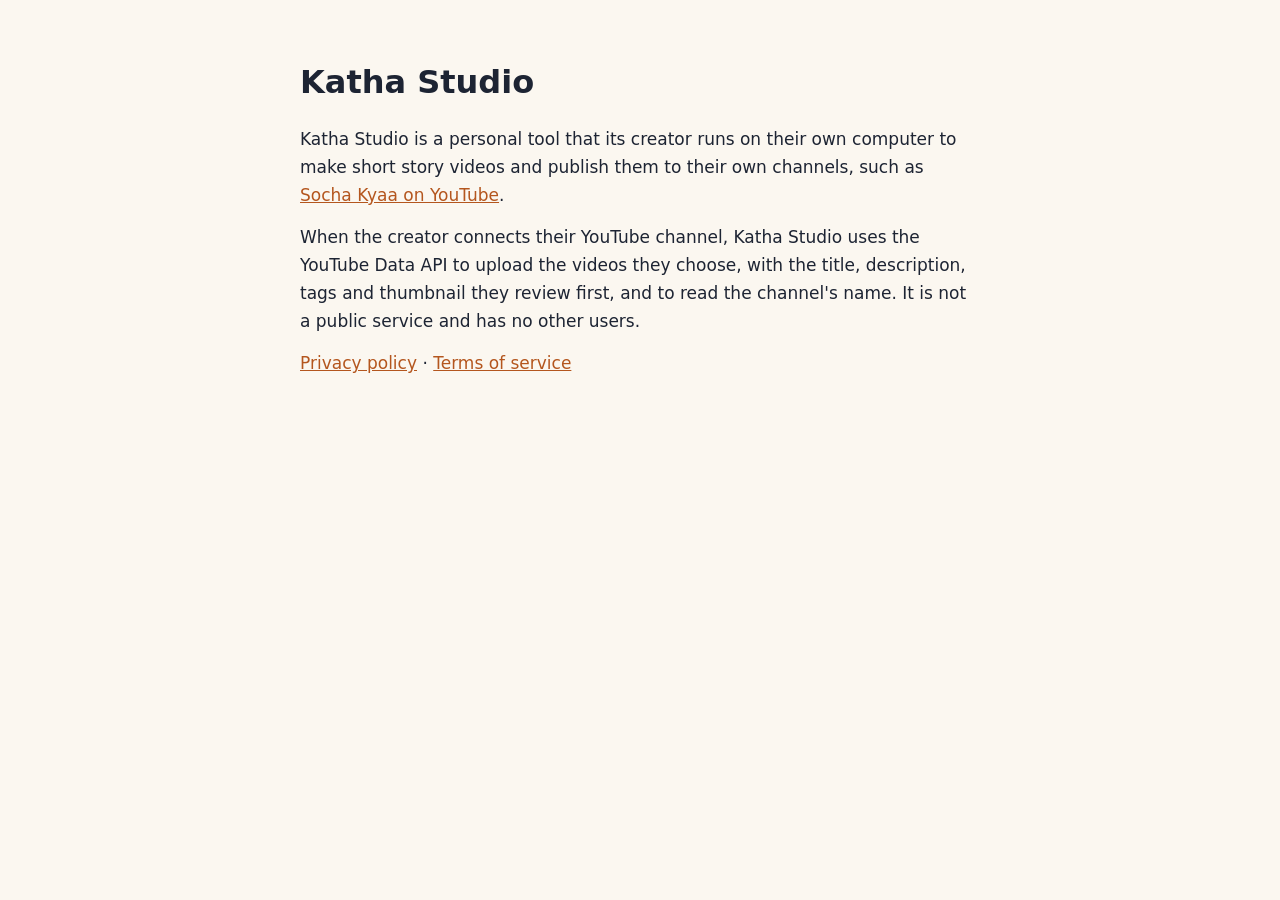
<file: index.html>
<!doctype html>
<html lang="en">
<head>
  <meta charset="utf-8">
  <meta name="viewport" content="width=device-width, initial-scale=1">
  <title>Katha Studio</title>
  <link rel="stylesheet" href="style.css">
</head>
<body>
  <main>
    <h1>Katha Studio</h1>
    <p>
      Katha Studio is a personal tool that its creator runs on their own computer to make short story
      videos and publish them to their own channels, such as
      <a href="https://www.youtube.com/@SochaKyaa">Socha Kyaa on YouTube</a>.
    </p>
    <p>
      When the creator connects their YouTube channel, Katha Studio uses the YouTube Data API to upload
      the videos they choose, with the title, description, tags and thumbnail they review first, and to
      read the channel's name. It is not a public service and has no other users.
    </p>
    <p><a href="privacy.html">Privacy policy</a> &middot; <a href="terms.html">Terms of service</a></p>
  </main>
</body>
</html>
</file>
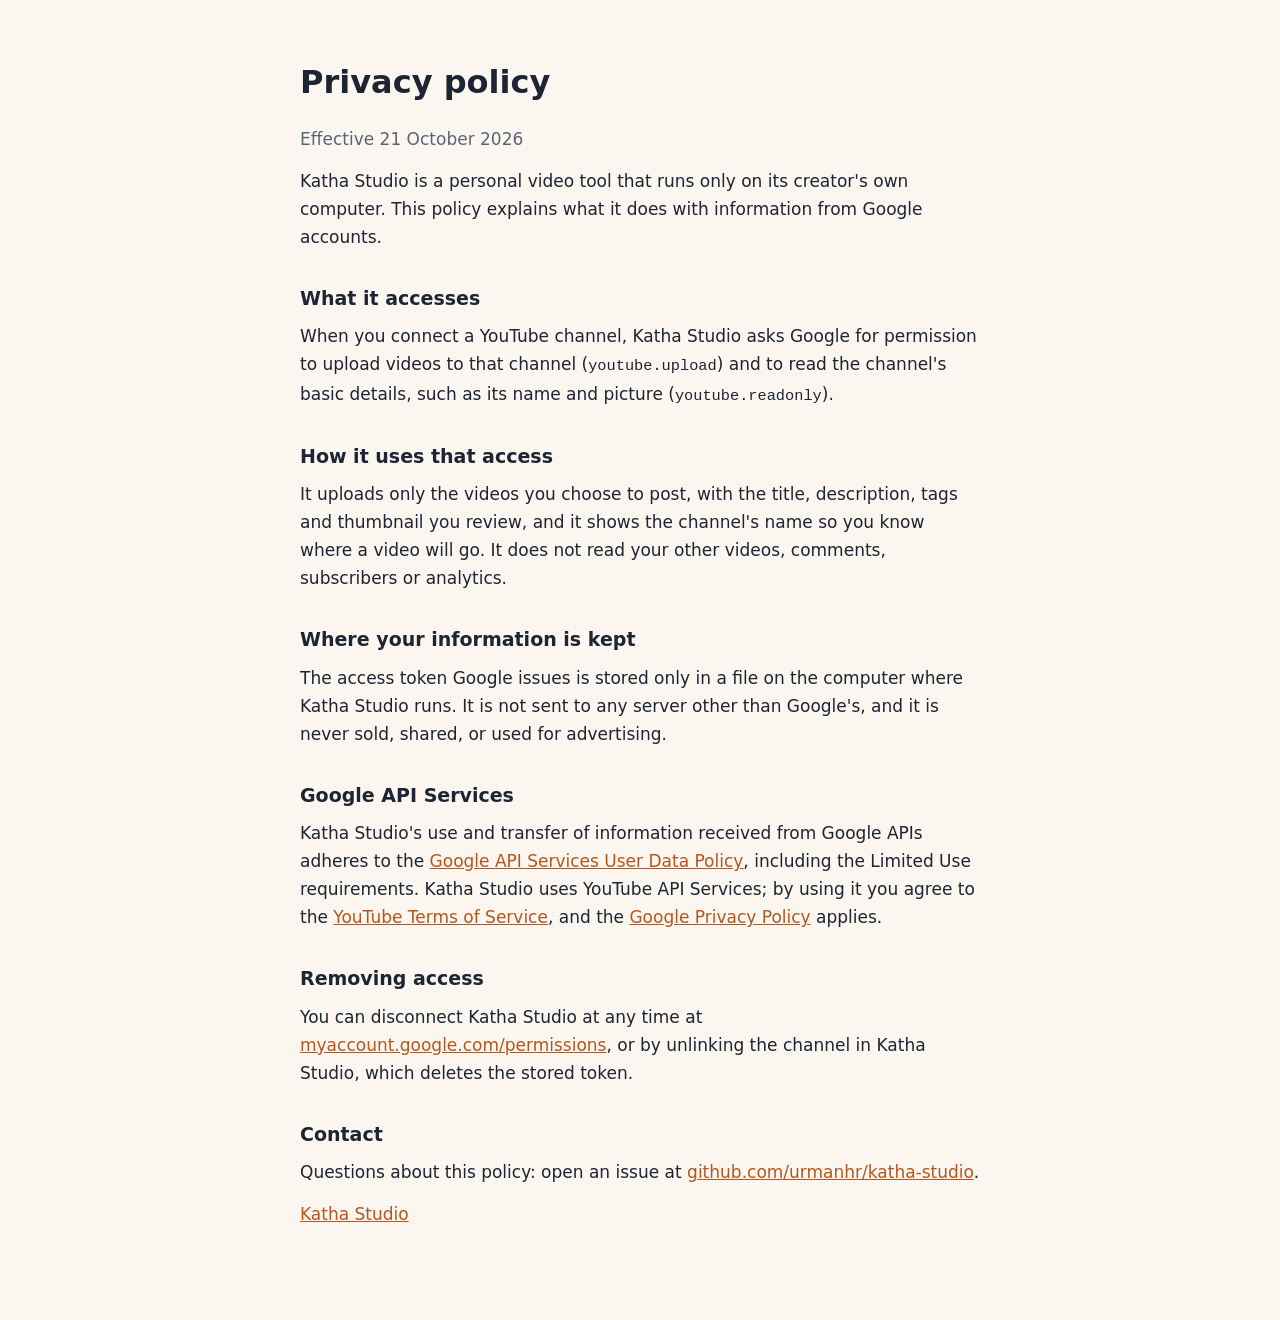
<file: privacy.html>
<!doctype html>
<html lang="en">
<head>
  <meta charset="utf-8">
  <meta name="viewport" content="width=device-width, initial-scale=1">
  <title>Katha Studio privacy policy</title>
  <link rel="stylesheet" href="style.css">
</head>
<body>
  <main>
    <h1>Privacy policy</h1>
    <p class="date">Effective 21 October 2026</p>

    <p>
      Katha Studio is a personal video tool that runs only on its creator's own computer. This policy
      explains what it does with information from Google accounts.
    </p>

    <h2>What it accesses</h2>
    <p>
      When you connect a YouTube channel, Katha Studio asks Google for permission to upload videos to
      that channel (<code>youtube.upload</code>) and to read the channel's basic details, such as its name
      and picture (<code>youtube.readonly</code>).
    </p>

    <h2>How it uses that access</h2>
    <p>
      It uploads only the videos you choose to post, with the title, description, tags and thumbnail you
      review, and it shows the channel's name so you know where a video will go. It does not read your
      other videos, comments, subscribers or analytics.
    </p>

    <h2>Where your information is kept</h2>
    <p>
      The access token Google issues is stored only in a file on the computer where Katha Studio runs. It
      is not sent to any server other than Google's, and it is never sold, shared, or used for
      advertising.
    </p>

    <h2>Google API Services</h2>
    <p>
      Katha Studio's use and transfer of information received from Google APIs adheres to the
      <a href="https://developers.google.com/terms/api-services-user-data-policy">Google API Services User
      Data Policy</a>, including the Limited Use requirements. Katha Studio uses YouTube API Services; by
      using it you agree to the <a href="https://www.youtube.com/t/terms">YouTube Terms of Service</a>, and
      the <a href="https://policies.google.com/privacy">Google Privacy Policy</a> applies.
    </p>

    <h2>Removing access</h2>
    <p>
      You can disconnect Katha Studio at any time at
      <a href="https://myaccount.google.com/permissions">myaccount.google.com/permissions</a>, or by unlinking
      the channel in Katha Studio, which deletes the stored token.
    </p>

    <h2>Contact</h2>
    <p>
      Questions about this policy: open an issue at
      <a href="https://github.com/urmanhr/katha-studio/issues">github.com/urmanhr/katha-studio</a>.
    </p>

    <p><a href="index.html">Katha Studio</a></p>
  </main>
</body>
</html>
</file>
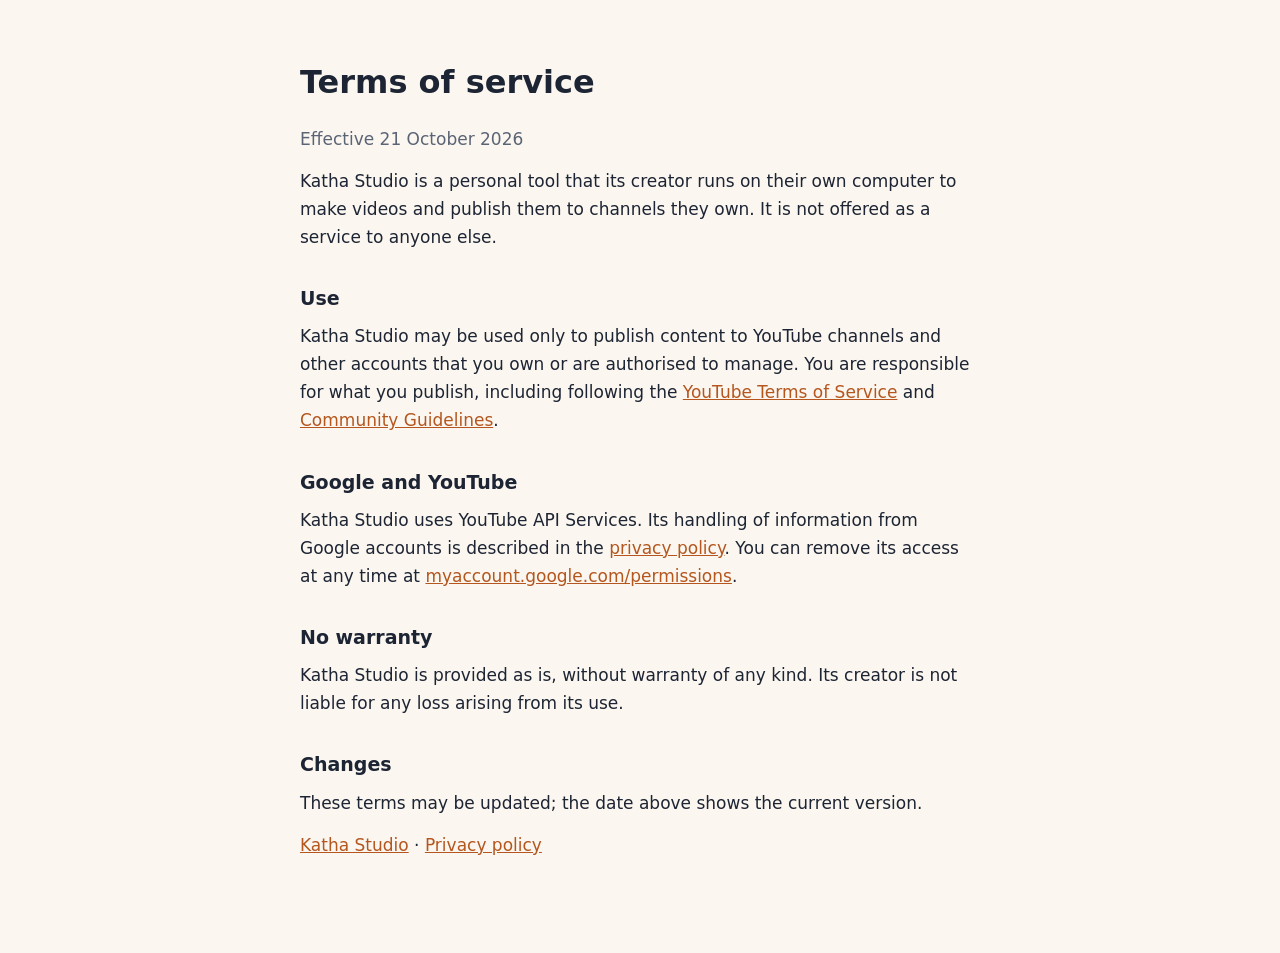
<file: terms.html>
<!doctype html>
<html lang="en">
<head>
  <meta charset="utf-8">
  <meta name="viewport" content="width=device-width, initial-scale=1">
  <title>Katha Studio terms of service</title>
  <link rel="stylesheet" href="style.css">
</head>
<body>
  <main>
    <h1>Terms of service</h1>
    <p class="date">Effective 21 October 2026</p>

    <p>
      Katha Studio is a personal tool that its creator runs on their own computer to make videos and
      publish them to channels they own. It is not offered as a service to anyone else.
    </p>

    <h2>Use</h2>
    <p>
      Katha Studio may be used only to publish content to YouTube channels and other accounts that you own
      or are authorised to manage. You are responsible for what you publish, including following the
      <a href="https://www.youtube.com/t/terms">YouTube Terms of Service</a> and
      <a href="https://www.youtube.com/howyoutubeworks/policies/community-guidelines/">Community Guidelines</a>.
    </p>

    <h2>Google and YouTube</h2>
    <p>
      Katha Studio uses YouTube API Services. Its handling of information from Google accounts is described
      in the <a href="privacy.html">privacy policy</a>. You can remove its access at any time at
      <a href="https://myaccount.google.com/permissions">myaccount.google.com/permissions</a>.
    </p>

    <h2>No warranty</h2>
    <p>
      Katha Studio is provided as is, without warranty of any kind. Its creator is not liable for any loss
      arising from its use.
    </p>

    <h2>Changes</h2>
    <p>These terms may be updated; the date above shows the current version.</p>

    <p><a href="index.html">Katha Studio</a> &middot; <a href="privacy.html">Privacy policy</a></p>
  </main>
</body>
</html>
</file>
<file: style.css>
:root {
  color-scheme: light dark;
  --ink: #1d2433;
  --muted: #5b6475;
  --link: #b4561e;
  --bg: #fbf7f0;
}
@media (prefers-color-scheme: dark) {
  :root {
    --ink: #ece6dc;
    --muted: #a7a092;
    --link: #f2a46b;
    --bg: #15181f;
  }
}
body {
  margin: 0;
  background: var(--bg);
  color: var(--ink);
  font: 17px/1.65 system-ui, -apple-system, "Segoe UI", sans-serif;
}
main {
  max-width: 680px;
  margin: 0 auto;
  padding: 56px 20px 80px;
}
h1 {
  font-size: 32px;
  margin: 0 0 16px;
}
h2 {
  font-size: 19px;
  margin: 32px 0 8px;
}
p {
  margin: 0 0 14px;
}
.date {
  color: var(--muted);
}
a {
  color: var(--link);
}
code {
  font-size: 0.9em;
}
</file>
